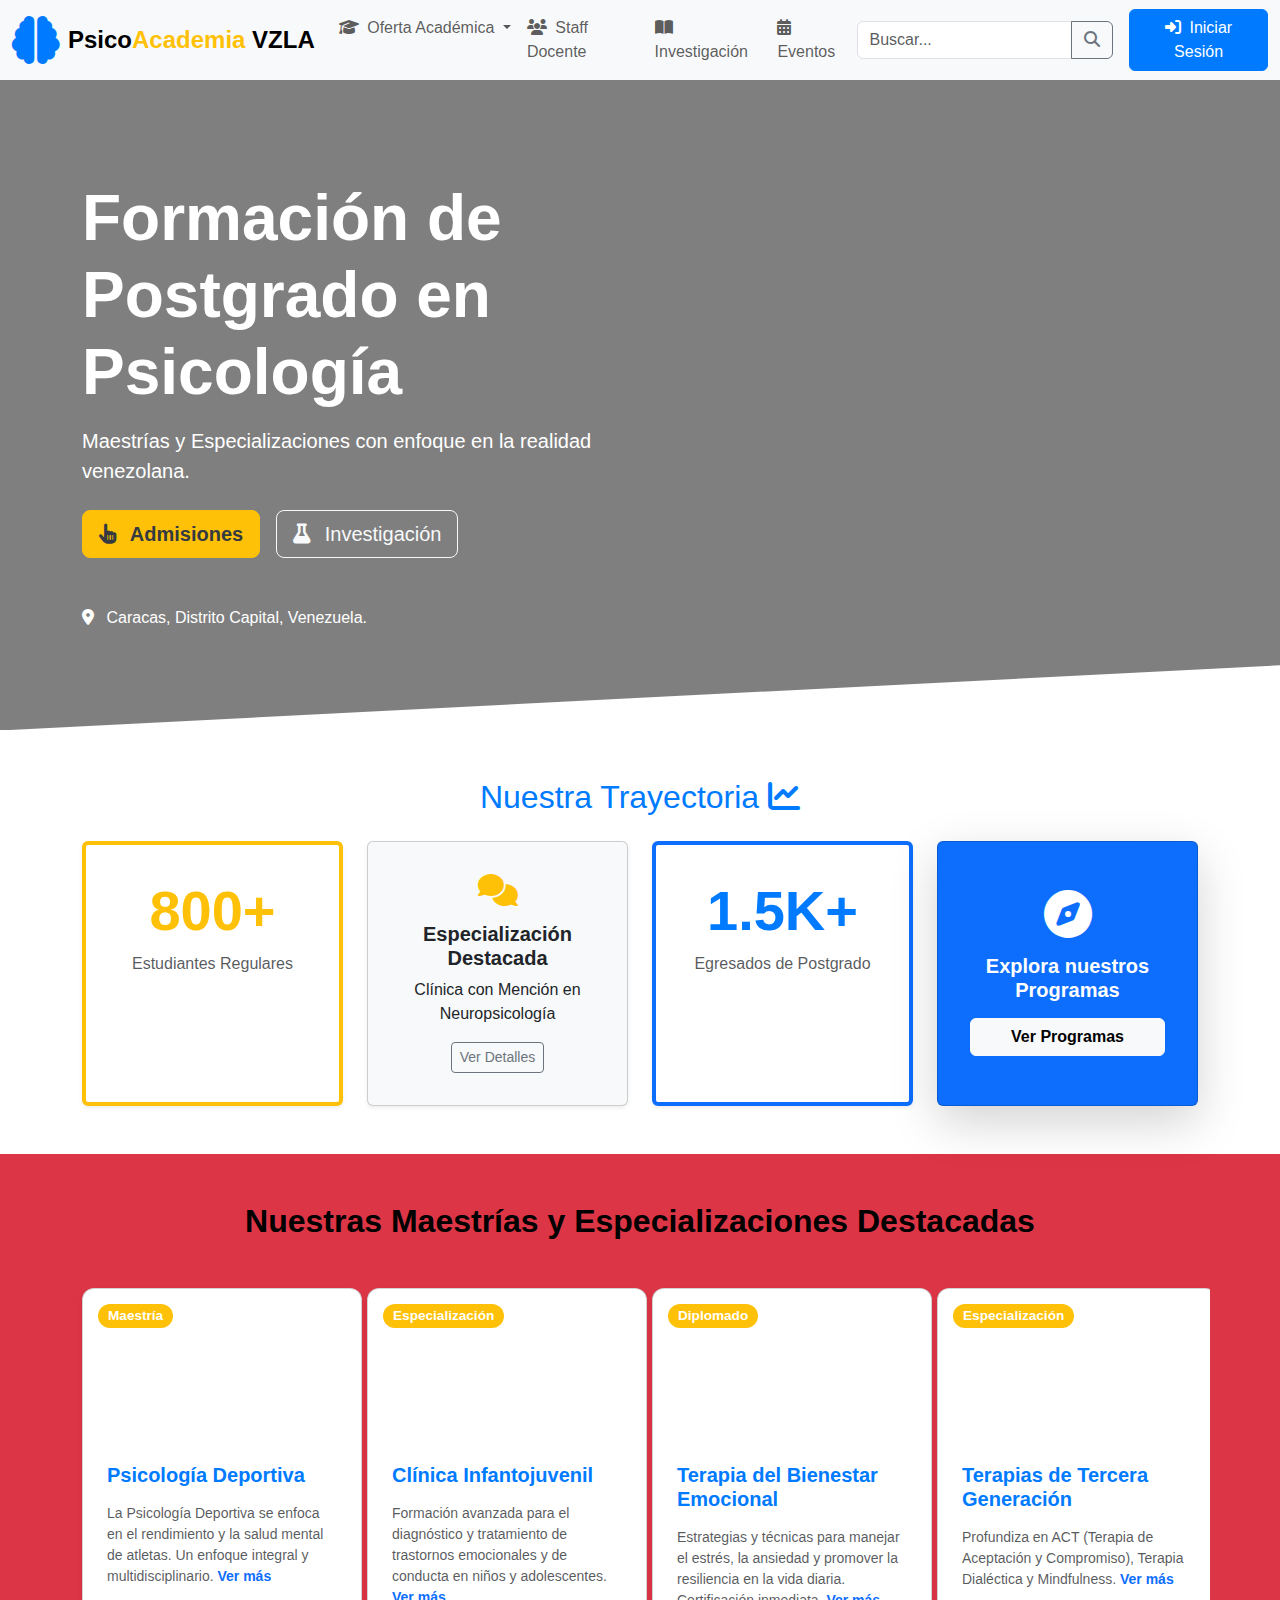
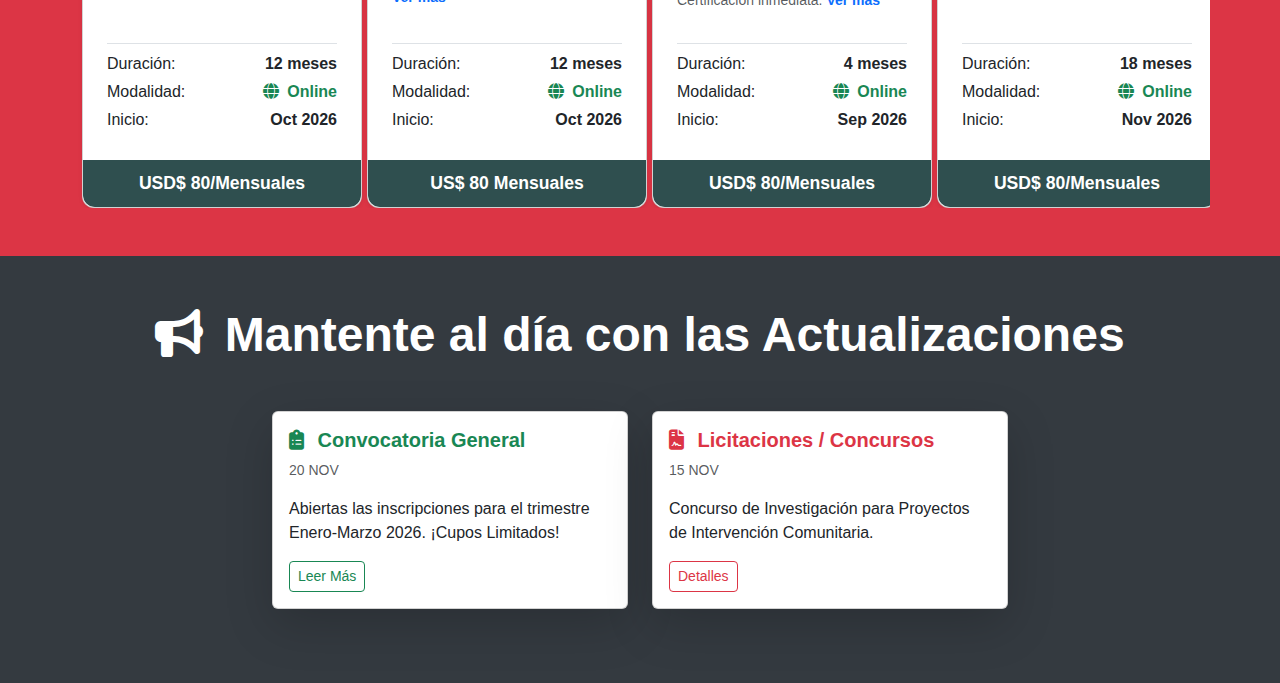
<file: index.html>
<!DOCTYPE html>
<html lang="es">
<head>
    <meta charset="UTF-8">
    <meta name="viewport" content="width=device-width, initial-scale=1.0">
    <title>Instituto de Psicología de Venezuela | Postgrados</title>
    <link href="https://cdn.jsdelivr.net/npm/bootstrap@5.3.3/dist/css/bootstrap.min.css" rel="stylesheet">
    <link rel="stylesheet" href="https://cdnjs.cloudflare.com/ajax/libs/font-awesome/6.5.2/css/all.min.css">
    <link rel="stylesheet" href="style.css">
</head>
<body>

    <nav class="navbar navbar-expand-lg navbar-light bg-light">
        <div class="container-fluid container-xxl">
            <a class="navbar-brand d-flex align-items-center" href="#">
                <i class="fas fa-brain fa-2x me-2 text-primary"></i>
                <span class="fw-bold">Psico<span class="text-secondary">Academia</span> VZLA</span>
            </a>
            <button class="navbar-toggler" type="button" data-bs-toggle="collapse" data-bs-target="#navbarNav" aria-controls="navbarNav" aria-expanded="false" aria-label="Toggle navigation">
                <span class="navbar-toggler-icon"></span>
            </button>
            <div class="collapse navbar-collapse" id="navbarNav">
                <ul class="navbar-nav mx-auto">
                    <li class="nav-item dropdown">
                        <a class="nav-link dropdown-toggle" href="#" id="ofertaDropdown" role="button" data-bs-toggle="dropdown" aria-expanded="false">
                            <i class="fas fa-graduation-cap me-1"></i> Oferta Académica
                        </a>
                        <ul class="dropdown-menu" aria-labelledby="ofertaDropdown">
                            <li><a class="dropdown-item" href="#">Maestrías</a></li>
                            <li><a class="dropdown-item" href="#">Especializaciones</a></li>
                        </ul>
                    </li>
                    <li class="nav-item">
                        <a class="nav-link" href="#"><i class="fas fa-users me-1"></i> Staff Docente</a>
                    </li>
                    <li class="nav-item">
                        <a class="nav-link" href="#"><i class="fas fa-book-open me-1"></i> Investigación</a>
                    </li>
                    <li class="nav-item">
                        <a class="nav-link" href="#"><i class="fas fa-calendar-alt me-1"></i> Eventos</a>
                    </li>
                </ul>
                <form class="d-flex me-3">
                    <div class="input-group">
                        <input class="form-control" type="search" placeholder="Buscar..." aria-label="Search">
                        <button class="btn btn-outline-secondary" type="submit"><i class="fas fa-search"></i></button>
                    </div>
                </form>
                <button class="btn btn-primary" data-bs-toggle="modal" data-bs-target="#loginModal"><i class="fas fa-sign-in-alt me-1"></i> Iniciar Sesión</button>
            </div>
        </div>
    </nav>

    <header class="hero-section text-white d-flex align-items-center">
        <div class="container container-xxl">
            <div class="row">
                <div class="col-lg-6">
                    <h1 class="display-3 fw-bold mb-3">
                        Formación de Postgrado en Psicología
                    </h1>
                    <p class="lead mb-4">
                        Maestrías y Especializaciones con enfoque en la realidad venezolana.
                    </p>

                    <div class="d-flex gap-3 mb-5">
                        <button class="btn btn-warning btn-lg fw-bold"><i class="fas fa-hand-pointer me-2"></i> Admisiones</button>
                        <button class="btn btn-outline-light btn-lg"><i class="fas fa-flask me-2"></i> Investigación</button>
                    </div>

                    <p class="mb-0"><i class="fas fa-map-marker-alt me-2"></i> Caracas, Distrito Capital, Venezuela.</p>
                </div>
            </div>
        </div>
    </header>

    <section class="container container-xxl my-5">
        <h2 class="text-center mb-4 text-primary">Nuestra Trayectoria <i class="fas fa-chart-line"></i></h2>
        <div class="row row-cols-1 row-cols-md-4 g-4 text-center">
            <div class="col">
                <div class="card h-100 p-3 shadow-sm border-start border-4 border-warning">
                    <div class="card-body">
                        <h3 class="display-4 fw-bold text-warning">800+</h3>
                        <p class="text-muted mb-0">Estudiantes Regulares</p>
                    </div>
                </div>
            </div>

            <div class="col">
                <div class="card h-100 bg-light p-3 shadow-sm">
                    <div class="card-body">
                        <i class="fas fa-comments fa-2x text-secondary mb-3"></i>
                        <h5 class="card-title fw-bold">Especialización Destacada</h5>
                        <p class="card-text">Clínica con Mención en Neuropsicología</p>
                        <a href="#" class="btn btn-sm btn-outline-secondary">Ver Detalles</a>
                    </div>
                </div>
            </div>

            <div class="col">
                <div class="card h-100 p-3 shadow-sm border-start border-4 border-primary">
                    <div class="card-body">
                        <h3 class="display-4 fw-bold text-primary">1.5K+</h3>
                        <p class="text-muted mb-0">Egresados de Postgrado</p>
                    </div>
                </div>
            </div>

            <div class="col">
                <div class="card h-100 bg-primary text-white p-3 shadow-lg">
                    <div class="card-body d-flex flex-column justify-content-center">
                        <i class="fas fa-compass fa-3x mb-3"></i>
                        <h5 class="card-title fw-bold">Explora nuestros Programas</h5>
                        <a href="#" class="btn btn-light mt-2 fw-bold">Ver Programas</a>
                    </div>
                </div>
            </div>
        </div>
    </section>
   <section class="featured-courses-section py-5 bg-danger">
        <div class="container container-xxl">
            <h2 class="mb-5 fw-bold text-center">Nuestras Maestrías y Especializaciones Destacadas</h2>
            <div class="row row-cols-1 row-cols-md-2 row-cols-lg-4 g-4">
                
                <div class="col d-flex">
                    <div class="card course-card shadow-sm h-100">
                        <div class="course-card-img" style="background-image: url('https://images.unsplash.com/photo-1541339907198-e0875662f97a?fit=crop&w=350&h=200&q=80');">
                            <span class="badge course-tag">Maestría</span>
                        </div>
                        <div class="card-body d-flex flex-column p-4">
                            <h5 class="card-title fw-bold mb-3 text-primary">Psicología Deportiva</h5>
                            <p class="card-text course-description small text-muted flex-grow-1">La Psicología Deportiva se enfoca en el rendimiento y la salud mental de atletas. Un enfoque integral y multidisciplinario. <a href="#" class="text-decoration-none fw-bold">Ver más</a></p>
                            
                            <div class="course-meta mt-3 pt-2 border-top">
                                <div class="d-flex justify-content-between align-items-center mb-1">
                                    <span class="badge-custom-info">Duración:</span>
                                    <span class="fw-bold">12 meses</span>
                                </div>
                                <div class="d-flex justify-content-between align-items-center mb-1">
                                    <span class="badge-custom-info">Modalidad:</span>
                                    <span class="fw-bold text-success"><i class="fas fa-globe me-1"></i> Online</span>
                                </div>
                                <div class="d-flex justify-content-between align-items-center mb-1">
                                    <span class="badge-custom-info">Inicio:</span>
                                    <span class="fw-bold">Oct 2026</span>
                                </div>
                            </div>
                        </div>
                        <div class="card-footer course-footer text-center">
                            <button class="btn btn-block btn-price w-100">USD$ 80/Mensuales</button>
                        </div>
                    </div>
                </div>

                <div class="col d-flex">
                    <div class="card course-card shadow-sm h-100">
                        <div class="course-card-img" style="background-image: url('https://images.unsplash.com/photo-1627885437142-f8c6d48227b6?fit=crop&w=350&h=200&q=80');">
                            <span class="badge course-tag">Especialización</span>
                        </div>
                        <div class="card-body d-flex flex-column p-4">
                            <h5 class="card-title fw-bold mb-3 text-primary">Clínica Infantojuvenil</h5>
                            <p class="card-text course-description small text-muted flex-grow-1">Formación avanzada para el diagnóstico y tratamiento de trastornos emocionales y de conducta en niños y adolescentes. <a href="#" class="text-decoration-none fw-bold">Ver más</a></p>
                            
                            <div class="course-meta mt-3 pt-2 border-top">
                                <div class="d-flex justify-content-between align-items-center mb-1">
                                    <span class="badge-custom-info">Duración:</span>
                                    <span class="fw-bold">12 meses</span>
                                </div>
                                <div class="d-flex justify-content-between align-items-center mb-1">
                                    <span class="badge-custom-info">Modalidad:</span>
                                    <span class="fw-bold text-success"><i class="fas fa-globe me-1"></i> Online</span>
                                </div>
                                <div class="d-flex justify-content-between align-items-center mb-1">
                                    <span class="badge-custom-info">Inicio:</span>
                                    <span class="fw-bold">Oct 2026</span>
                                </div>
                            </div>
                        </div>
                        <div class="card-footer course-footer text-center">
                           <a href="curso-detalle.html" target="_self" class="btn btn-block btn-price w-100">US$ 80 Mensuales</a>
                        </div>
                    </div>
                </div>

                <div class="col d-flex">
                    <div class="card course-card shadow-sm h-100">
                        <div class="course-card-img" style="background-image: url('https://images.unsplash.com/photo-1608226068285-d6d6342c9430?fit=crop&w=350&h=200&q=80');">
                            <span class="badge course-tag">Diplomado</span>
                        </div>
                        <div class="card-body d-flex flex-column p-4">
                            <h5 class="card-title fw-bold mb-3 text-primary">Terapia del Bienestar Emocional</h5>
                            <p class="card-text course-description small text-muted flex-grow-1">Estrategias y técnicas para manejar el estrés, la ansiedad y promover la resiliencia en la vida diaria. Certificación inmediata. <a href="#" class="text-decoration-none fw-bold">Ver más</a></p>
                            
                            <div class="course-meta mt-3 pt-2 border-top">
                                <div class="d-flex justify-content-between align-items-center mb-1">
                                    <span class="badge-custom-info">Duración:</span>
                                    <span class="fw-bold">4 meses</span>
                                </div>
                                <div class="d-flex justify-content-between align-items-center mb-1">
                                    <span class="badge-custom-info">Modalidad:</span>
                                    <span class="fw-bold text-success"><i class="fas fa-globe me-1"></i> Online</span>
                                </div>
                                <div class="d-flex justify-content-between align-items-center mb-1">
                                    <span class="badge-custom-info">Inicio:</span>
                                    <span class="fw-bold">Sep 2026</span>
                                </div>
                            </div>
                        </div>
                        <div class="card-footer course-footer text-center">
                            <button class="btn btn-block btn-price w-100">USD$ 80/Mensuales</button>
                        </div>
                    </div>
                </div>

                <div class="col d-flex">
                    <div class="card course-card shadow-sm h-100">
                        <div class="course-card-img" style="background-image: url('https://images.unsplash.com/photo-1576086603770-52054b094896?fit=crop&w=350&h=200&q=80');">
                            <span class="badge course-tag">Especialización</span>
                        </div>
                        <div class="card-body d-flex flex-column p-4">
                            <h5 class="card-title fw-bold mb-3 text-primary">Terapias de Tercera Generación</h5>
                            <p class="card-text course-description small text-muted flex-grow-1">Profundiza en ACT (Terapia de Aceptación y Compromiso), Terapia Dialéctica y Mindfulness. <a href="#" class="text-decoration-none fw-bold">Ver más</a></p>
                            
                            <div class="course-meta mt-3 pt-2 border-top">
                                <div class="d-flex justify-content-between align-items-center mb-1">
                                    <span class="badge-custom-info">Duración:</span>
                                    <span class="fw-bold">18 meses</span>
                                </div>
                                <div class="d-flex justify-content-between align-items-center mb-1">
                                    <span class="badge-custom-info">Modalidad:</span>
                                    <span class="fw-bold text-success"><i class="fas fa-globe me-1"></i> Online</span>
                                </div>
                                <div class="d-flex justify-content-between align-items-center mb-1">
                                    <span class="badge-custom-info">Inicio:</span>
                                    <span class="fw-bold">Nov 2026</span>
                                </div>
                            </div>
                        </div>
                        <div class="card-footer course-footer text-center">
                            <button class="btn btn-block btn-price w-100">USD$ 80/Mensuales</button>
                        </div>
                    </div>
                </div>

            </div>
        </div>
    </section>
    <section class="updates-section py-5 text-white">
        <div class="container container-xxl">
            <h2 class="text-center display-5 fw-bold mb-5">
                <i class="fas fa-bullhorn me-2"></i> Mantente al día con las Actualizaciones
            </h2>
            <div class="row justify-content-center">
                <div class="col-md-4 mb-4">
                    <div class="card h-100 shadow-lg text-dark">
                        <div class="card-body">
                            <h5 class="card-title fw-bold text-success"><i class="fas fa-clipboard-list me-2"></i> Convocatoria General</h5>
                            <p class="card-text text-muted small">20 NOV</p>
                            <p class="card-text">Abiertas las inscripciones para el trimestre Enero-Marzo 2026. ¡Cupos Limitados!</p>
                            <a href="#" class="btn btn-sm btn-outline-success">Leer Más</a>
                        </div>
                    </div>
                </div>
                <div class="col-md-4 mb-4">
                    <div class="card h-100 shadow-lg text-dark">
                        <div class="card-body">
                            <h5 class="card-title fw-bold text-danger"><i class="fas fa-file-contract me-2"></i> Licitaciones / Concursos</h5>
                            <p class="card-text text-muted small">15 NOV</p>
                            <p class="card-text">Concurso de Investigación para Proyectos de Intervención Comunitaria.</p>
                            <a href="#" class="btn btn-sm btn-outline-danger">Detalles</a>
                        </div>
                    </div>
                </div>
            </div>
        </div>
    </section>

    <div class="modal fade" id="loginModal" tabindex="-1" aria-labelledby="loginModalLabel" aria-hidden="true">
        <div class="modal-dialog">
            <div class="modal-content">
                <div class="modal-header bg-primary text-white">
                    <h5 class="modal-title" id="loginModalLabel"><i class="fas fa-user-circle me-2"></i> Acceso de Estudiantes/Staff</h5>
                    <button type="button" class="btn-close btn-close-white" data-bs-dismiss="modal" aria-label="Close"></button>
                </div>
                <div class="modal-body">
                    <div id="modalContentContainer">
                        <form id="loginForm">
                            <div class="mb-3">
                                <label for="emailInput" class="form-label">Correo Electrónico</label>
                                <div class="input-group">
                                    <span class="input-group-text"><i class="fas fa-envelope"></i></span>
                                    <input type="email" class="form-control" id="emailInput" required placeholder="ejemplo@psicoacademia.edu.ve">
                                </div>
                            </div>
                            <div class="mb-3">
                                <label for="passwordInput" class="form-label">Contraseña</label>
                                <div class="input-group">
                                    <span class="input-group-text"><i class="fas fa-lock"></i></span>
                                    <input type="password" class="form-control" id="passwordInput" required placeholder="Ingresa tu clave">
                                </div>
                            </div>
                            <div class="mb-3 form-check">
                                <input type="checkbox" class="form-check-input" id="rememberMe">
                                <label class="form-check-label" for="rememberMe">Recordarme</label>
                            </div>
                            <div id="loginMessage" class="alert d-none" role="alert"></div>
                            <button type="submit" class="btn btn-primary w-100"><i class="fas fa-sign-in-alt me-2"></i> Iniciar Sesión</button>
                        </form>
                        <hr>
                        <p class="text-center mt-3">
                            <a href="#" class="text-secondary">¿Olvidaste tu contraseña?</a>
                        </p>
                    </div>
                </div>
            </div>
        </div>
    </div>

    <script src="https://cdn.jsdelivr.net/npm/bootstrap@5.3.3/dist/js/bootstrap.bundle.min.js"></script>
    <script src="script.js"></script>
</body>
</html>
</file>
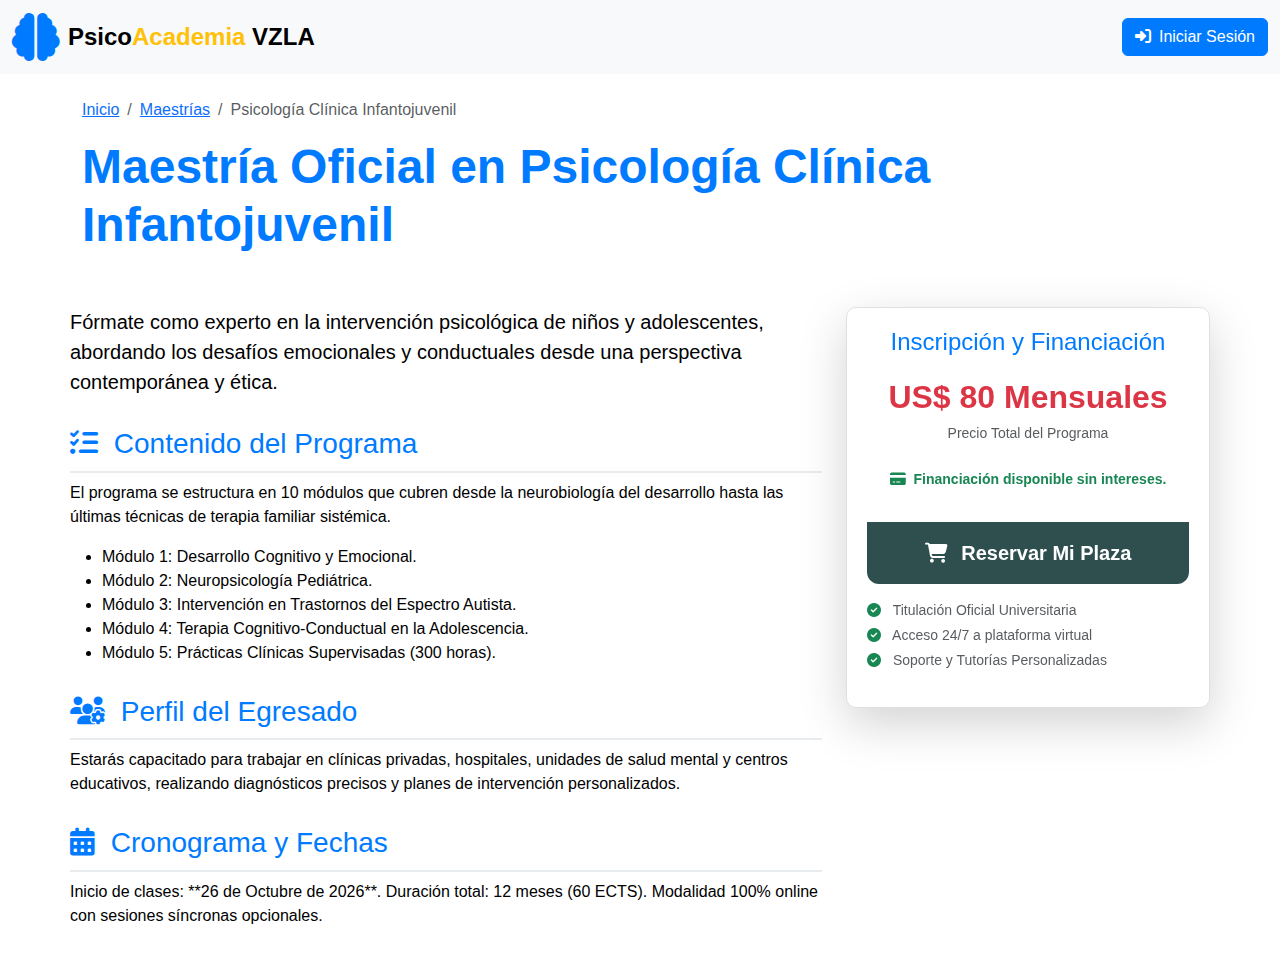
<file: curso-detalle.html>
<!DOCTYPE html>
<html lang="es">
<head>
    <meta charset="UTF-8">
    <meta name="viewport" content="width=device-width, initial-scale=1.0">
    <title>Detalle del Curso | Maestría Clínica Infantojuvenil</title>
    <link href="https://cdn.jsdelivr.net/npm/bootstrap@5.3.3/dist/css/bootstrap.min.css" rel="stylesheet">
    <link rel="stylesheet" href="https://cdnjs.cloudflare.com/ajax/libs/font-awesome/6.5.2/css/all.min.css">
    <link rel="stylesheet" href="style.css"> 
    <style>
        .sidebar-card {
            background-color: #ffffff;
            border: 1px solid #e0e0e0;
            border-radius: 10px;
            padding: 20px;
            position: sticky; /* Fija la tarjeta al hacer scroll */
            top: 20px;
        }
        .content-section {
            padding: 30px 0;
        }
        .content-section h3 {
            color: var(--primary-color);
            border-bottom: 2px solid #e9ecef;
            padding-bottom: 10px;
            margin-top: 30px;
        }
    </style>
</head>
<body>

    <nav class="navbar navbar-expand-lg navbar-light bg-light">
        <div class="container-fluid container-xxl">
            <a class="navbar-brand d-flex align-items-center" href="index.html">
                <i class="fas fa-brain fa-2x me-2 text-primary"></i>
                <span class="fw-bold">Psico<span class="text-secondary">Academia</span> VZLA</span>
            </a>
            <button class="btn btn-primary" data-bs-toggle="modal" data-bs-target="#loginModal"><i class="fas fa-sign-in-alt me-1"></i> Iniciar Sesión</button>
        </div>
    </nav>

    <div class="container container-xxl pt-4">
        <nav aria-label="breadcrumb">
            <ol class="breadcrumb">
                <li class="breadcrumb-item"><a href="index.html">Inicio</a></li>
                <li class="breadcrumb-item"><a href="#">Maestrías</a></li>
                <li class="breadcrumb-item active" aria-current="page">Psicología Clínica Infantojuvenil</li>
            </ol>
        </nav>
        <h1 class="display-5 fw-bold text-primary mb-4">Maestría Oficial en Psicología Clínica Infantojuvenil</h1>
    </div>

    <div class="container container-xxl content-section">
        <div class="row">
            
            <div class="col-lg-8">
                
                <p class="lead mb-4">
                    Fórmate como experto en la intervención psicológica de niños y adolescentes, abordando los desafíos emocionales y conductuales desde una perspectiva contemporánea y ética.
                </p>

                <h3><i class="fas fa-list-check me-2"></i> Contenido del Programa</h3>
                <p>El programa se estructura en 10 módulos que cubren desde la neurobiología del desarrollo hasta las últimas técnicas de terapia familiar sistémica.</p>
                <ul>
                    <li>Módulo 1: Desarrollo Cognitivo y Emocional.</li>
                    <li>Módulo 2: Neuropsicología Pediátrica.</li>
                    <li>Módulo 3: Intervención en Trastornos del Espectro Autista.</li>
                    <li>Módulo 4: Terapia Cognitivo-Conductual en la Adolescencia.</li>
                    <li>Módulo 5: Prácticas Clínicas Supervisadas (300 horas).</li>
                </ul>

                <h3><i class="fas fa-users-cog me-2"></i> Perfil del Egresado</h3>
                <p>Estarás capacitado para trabajar en clínicas privadas, hospitales, unidades de salud mental y centros educativos, realizando diagnósticos precisos y planes de intervención personalizados.</p>

                <h3><i class="fas fa-calendar-alt me-2"></i> Cronograma y Fechas</h3>
                <p>Inicio de clases: **26 de Octubre de 2026**. Duración total: 12 meses (60 ECTS). Modalidad 100% online con sesiones síncronas opcionales.</p>

                </div>

            <div class="col-lg-4">
                <div class="sidebar-card shadow-lg">
                    <h4 class="text-center text-primary mb-3">Inscripción y Financiación</h4>
                    
                    <div class="text-center mb-4">
                        <span class="d-block fw-bold fs-2 text-danger">US$ 80 Mensuales</span>
                        <span class="text-muted small">Precio Total del Programa</span>
                    </div>

                    <p class="text-center small text-success fw-bold"><i class="fas fa-credit-card me-1"></i> Financiación disponible sin intereses.</p>
                    
                    <a href="#" class="btn btn-block btn-price w-100 my-3 py-3 fs-5">
                        <i class="fas fa-shopping-cart me-2"></i> Reservar Mi Plaza
                    </a>

                    <ul class="list-unstyled small text-muted">
                        <li class="mb-1"><i class="fas fa-check-circle text-success me-2"></i> Titulación Oficial Universitaria</li>
                        <li class="mb-1"><i class="fas fa-check-circle text-success me-2"></i> Acceso 24/7 a plataforma virtual</li>
                        <li class="mb-1"><i class="fas fa-check-circle text-success me-2"></i> Soporte y Tutorías Personalizadas</li>
                    </ul>
                </div>
            </div>

        </div>
    </div>

    <script src="https://cdn.jsdelivr.net/npm/bootstrap@5.3.3/dist/js/bootstrap.bundle.min.js"></script>
</body>
</html>
</file>
<file: style.css>
/* Colores de la paleta (puedes ajustarlos) */
:root {
    --primary-color: #007bff; 
    --secondary-color: #ffc107; 
    --background-dark: #343a40; 
    --text-light: #f8f9fa;
}

body {
    font-family: 'Segoe UI', Tahoma, Geneva, Verdana, sans-serif;
    color: var(--text-dark);
    background-color: white;
}

.navbar-brand {
    font-size: 1.5rem;
}


.hero-section {
    background-image: linear-gradient(rgba(0, 0, 0, 0.5), rgba(0, 0, 0, 0.5)), url('https://images.unsplash.com/photo-1549419168-5452f354900a?fit=crop&w=1400&h=800&q=80'); /* Reemplaza con una imagen relevante de Caracas o Psicología */
    background-size: cover;
    background-position: center;
    min-height: 550px; 
    clip-path: polygon(0 0, 100% 0, 100% 90%, 0% 100%); 
    padding: 100px 0;
}


.updates-section {
    background-color: var(--background-dark);
    padding-bottom: 50px !important;
    padding-top: 50px !important;
}

.text-primary {
    color: var(--primary-color) !important;
}

.btn-primary {
    background-color: var(--primary-color);
    border-color: var(--primary-color);
}

.btn-primary:hover {
    background-color: #0056b3;
    border-color: #0056b3;
}

/* Color de acento */
.text-secondary {
    color: var(--secondary-color) !important;
}

.border-warning {
    border-color: var(--secondary-color) !important;
}

.btn-warning {
    background-color: var(--secondary-color);
    border-color: var(--secondary-color);
    color: #343a40; 
}

.course-card {
    min-width: 280px; 
    border-radius: 12px;
    overflow: hidden;
    transition: transform 0.2s, box-shadow 0.2s;
}

.course-card:hover {
    transform: translateY(-5px);
    box-shadow: 0 10px 20px rgba(0, 0, 0, 0.1);
}

.course-card-img {
    height: 150px;
    background-size: cover;
    background-position: center;
    position: relative;
}

.course-tag {
    position: absolute;
    top: 15px;
    left: 15px;
    background-color: var(--secondary-color); 
    color: white;
    padding: 5px 10px;
    border-radius: 20px;
    font-size: 0.85rem;
    font-weight: bold;
}

/* Estilo del botón de Precio (US$ 7.395) */
.course-footer {
    border-top: none;
    padding: 0;
}

.btn-price {
    background: darkslategray; /* Gradiente rosa/rojo */
    color: white;
    font-size: 1.1rem;
    font-weight: bold;
    padding: 10px;
    border: none;
    border-radius: 0 0 12px 12px;
    transition: opacity 0.2s;
}

.btn-price:hover {
    opacity: 0.9;
    color: white;
}

/* El row overflow-auto permite el scroll lateral en dispositivos pequeños */
.featured-courses-section .row {
    flex-wrap: nowrap;
    overflow-x: auto;
    -webkit-overflow-scrolling: touch; /* Mejora el desplazamiento en iOS */
}
</file>
